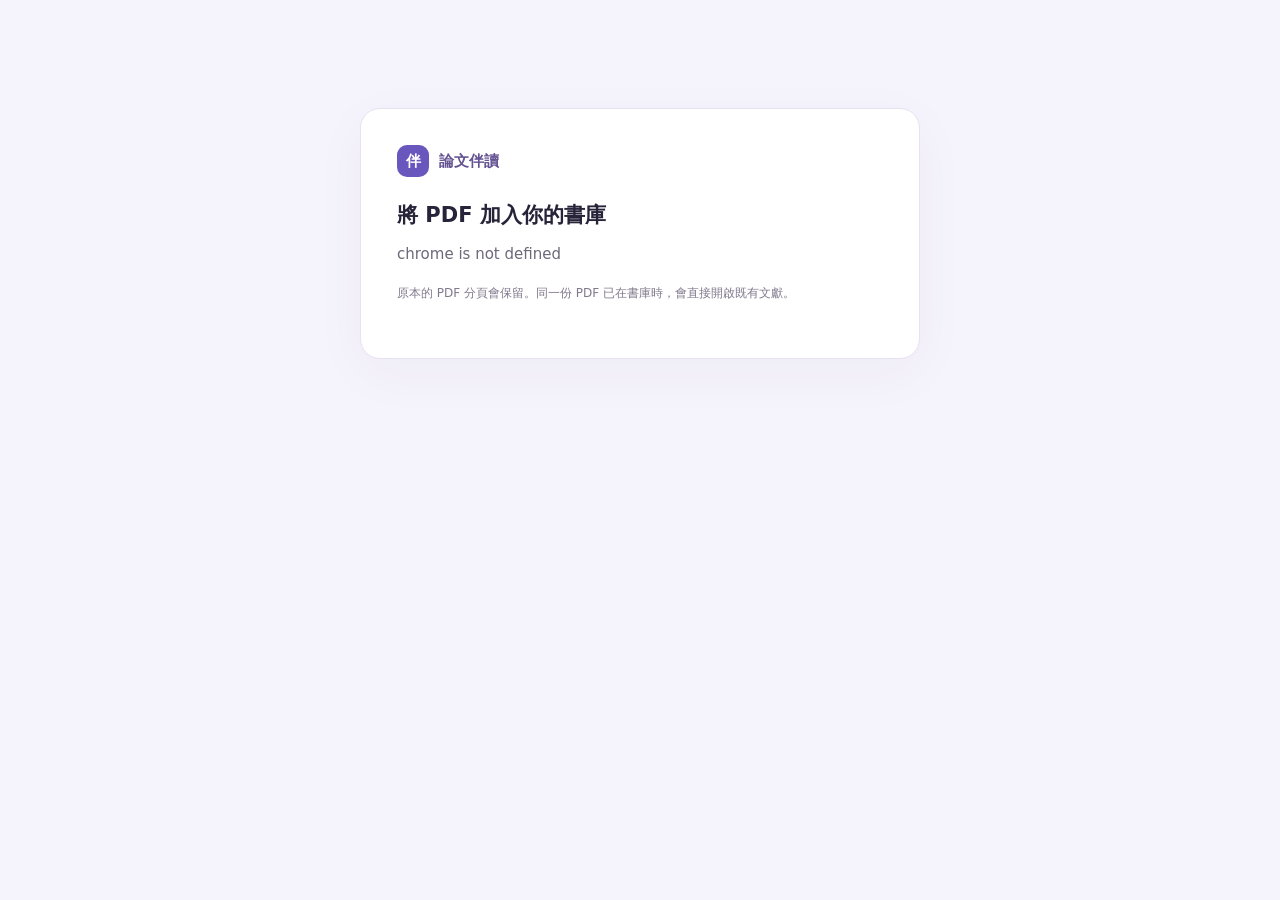
<file: chrome-extension/open.html>
<!doctype html>
<html lang="zh-Hant">
<head><meta charset="utf-8"><meta name="viewport" content="width=device-width, initial-scale=1"><title>匯入 PDF · 論文伴讀</title><link rel="stylesheet" href="style.css"></head>
<body><main class="card">
  <header><span class="mark">伴</span><span>論文伴讀</span></header>
  <h1>將 PDF 加入你的書庫</h1>
  <p id="filename" class="filename"></p>
  <p id="status" role="status" aria-live="polite">正在連接論文伴讀…</p>
  <div id="recovery" hidden>
    <button id="retry" class="primary">重試</button>
    <div class="file-choice"><label for="file">也可以選擇已下載的 PDF</label><input id="file" type="file" accept="application/pdf,.pdf"></div>
    <button id="settings" class="link">連線設定</button>
  </div>
  <p class="hint">原本的 PDF 分頁會保留。同一份 PDF 已在書庫時，會直接開啟既有文獻。</p>
  <script type="module" src="open.js"></script>
</main></body></html>
</file>
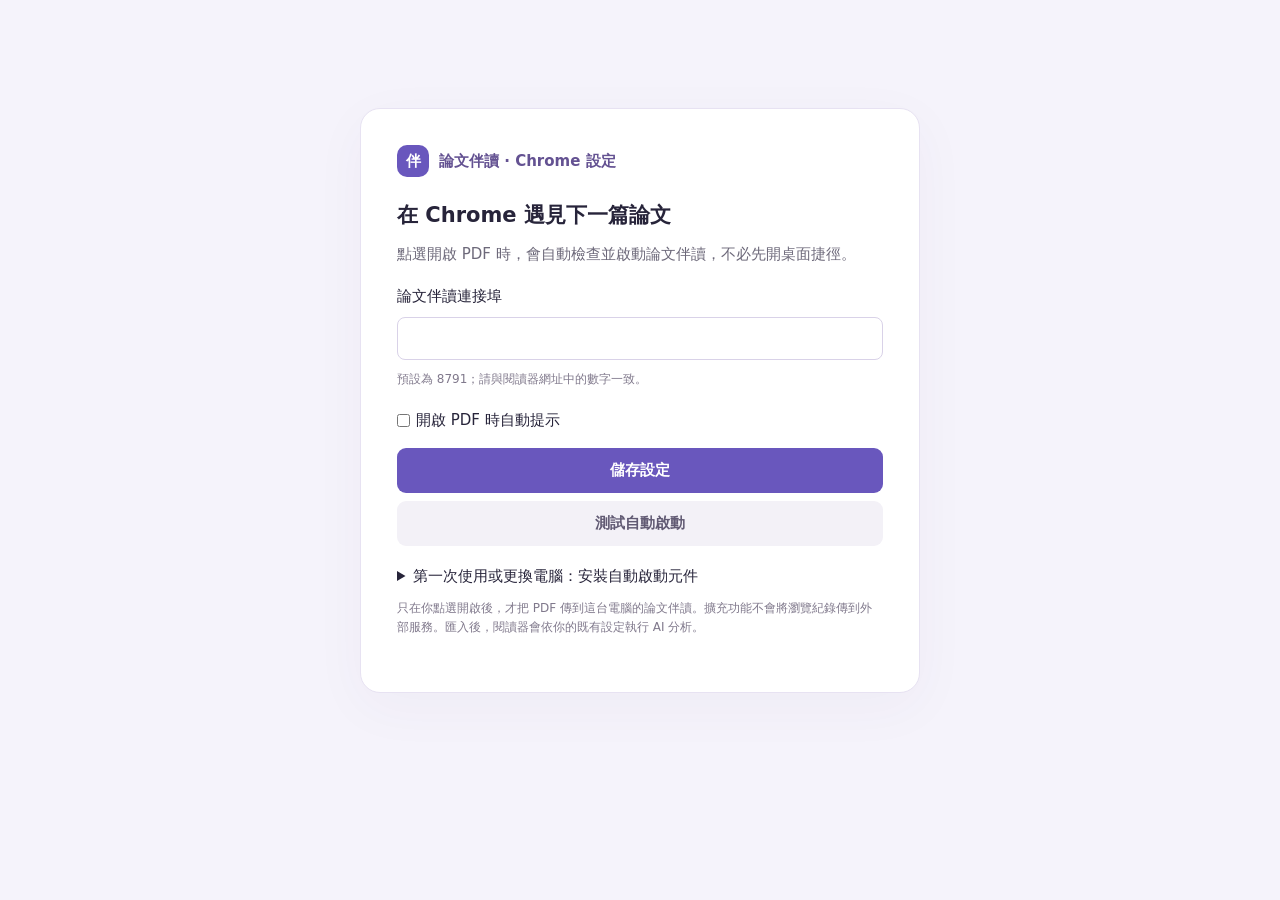
<file: chrome-extension/options.html>
<!doctype html>
<html lang="zh-Hant">
<head><meta charset="utf-8"><meta name="viewport" content="width=device-width, initial-scale=1"><title>Chrome 連線設定 · 論文伴讀</title><link rel="stylesheet" href="style.css"></head>
<body><main class="card">
  <header><span class="mark">伴</span><span>論文伴讀 · Chrome 設定</span></header>
  <h1>在 Chrome 遇見下一篇論文</h1>
  <p>點選開啟 PDF 時，會自動檢查並啟動論文伴讀，不必先開桌面捷徑。</p>
  <form id="form">
    <label class="field"><span>論文伴讀連接埠</span><input id="port" type="number" min="1024" max="65535" required></label>
    <p class="hint">預設為 8791；請與閱讀器網址中的數字一致。</p>
    <label class="field check"><input id="auto" type="checkbox">開啟 PDF 時自動提示</label>
    <button class="primary" type="submit">儲存設定</button>
  </form>
  <button id="test-launch" class="secondary" type="button">測試自動啟動</button>
  <p id="status" role="status" aria-live="polite"></p>
  <details>
    <summary>第一次使用或更換電腦：安裝自動啟動元件</summary>
    <p>Windows：在論文伴讀程式資料夾雙擊 <strong>install-browser-launcher.cmd</strong>，依提示貼上下方識別碼。只需要安裝一次，完成後重新載入擴充功能。</p>
    <p>這個擴充功能的識別碼：<code id="extension-id"></code></p>
  </details>
  <p class="hint">只在你點選開啟後，才把 PDF 傳到這台電腦的論文伴讀。擴充功能不會將瀏覽紀錄傳到外部服務。匯入後，閱讀器會依你的既有設定執行 AI 分析。</p>
  <script type="module" src="options.js"></script>
</main></body></html>
</file>
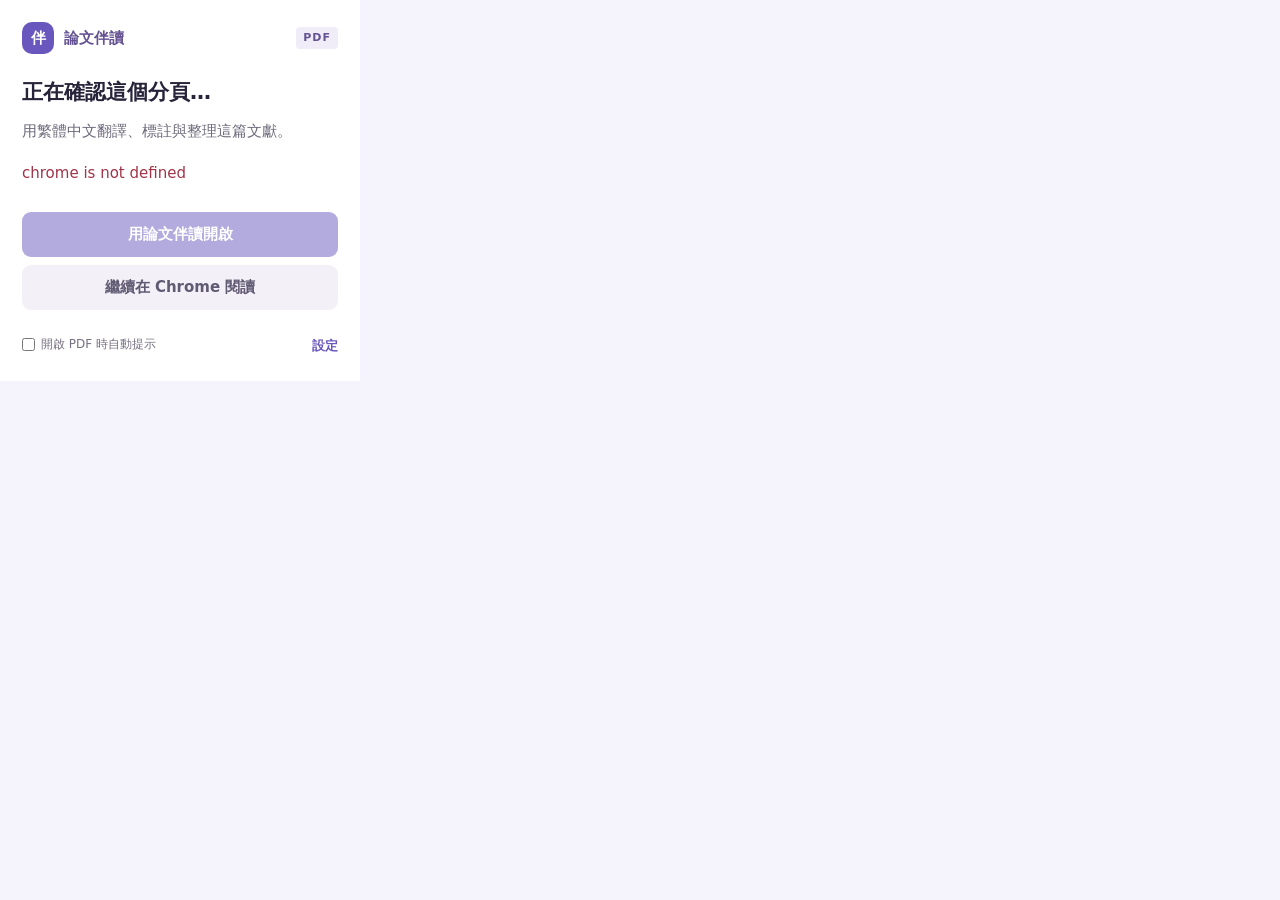
<file: chrome-extension/popup.html>
<!doctype html>
<html lang="zh-Hant">
<head><meta charset="utf-8"><meta name="viewport" content="width=device-width, initial-scale=1"><title>論文伴讀</title><link rel="stylesheet" href="style.css"></head>
<body class="popup">
  <header><span class="mark">伴</span><span>論文伴讀</span><span class="tag">PDF</span></header>
  <h1 id="heading">正在確認這個分頁…</h1>
  <p id="filename" class="filename"></p>
  <p id="description">用繁體中文翻譯、標註與整理這篇文獻。</p>
  <p id="error" role="alert" hidden></p>
  <button id="open" class="primary" disabled>用論文伴讀開啟</button>
  <button id="dismiss" class="secondary">繼續在 Chrome 閱讀</button>
  <footer><label><input id="auto" type="checkbox">開啟 PDF 時自動提示</label><button id="settings" class="link">設定</button></footer>
  <script type="module" src="popup.js"></script>
</body></html>
</file>
<file: chrome-extension/style.css>
:root { font: 15px/1.65 system-ui, "Microsoft JhengHei", sans-serif; color: #27243a; background: #f5f3fb; color-scheme: light; }
* { box-sizing: border-box; }
body { margin: 0; }
.popup { width: 360px; padding: 22px; background: #fff; }
.card { max-width: 560px; margin: 12vh auto 40px; padding: 36px; border: 1px solid #e7e2f2; border-radius: 20px; background: #fff; box-shadow: 0 14px 55px #40346b0a; }
header { display: flex; align-items: center; gap: 10px; font-weight: 650; color: #645292; }
.mark { display: grid; place-items: center; width: 32px; height: 32px; border-radius: 10px; color: #fff; background: #6957bd; }
.tag { margin-left: auto; font-size: 11px; letter-spacing: 1px; background: #f0edf9; padding: 2px 7px; border-radius: 4px; }
h1 { font-size: 21px; line-height: 1.5; margin: 23px 0 10px; }
p { margin: 10px 0 18px; color: #6d697a; }
.filename { color: #554381; background: #f7f5fc; padding: 10px 12px; border-radius: 8px; overflow-wrap: anywhere; font-size: 13px; }
.filename:empty { display: none; }
button, input { font: inherit; }
button { cursor: pointer; border: 0; border-radius: 9px; padding: 10px 14px; font-weight: 600; }
button:focus-visible, input:focus-visible { outline: 3px solid #a597d9; outline-offset: 3px; }
button:disabled { opacity: .5; cursor: default; }
.primary, .secondary { width: 100%; margin-top: 8px; }
.primary { background: #6957bd; color: #fff; }
.primary:hover:not(:disabled) { background: #5946ac; }
.secondary { background: #f3f1f7; color: #615a73; }
.link { color: #6957bd; background: transparent; padding: 3px 0; font-size: 13px; }
footer { display: flex; align-items: center; justify-content: space-between; gap: 12px; margin-top: 22px; font-size: 12px; color: #777080; }
label { cursor: pointer; }
input[type=checkbox] { accent-color: #6957bd; vertical-align: middle; margin: 0 6px 0 0; }
.field { display: block; margin: 18px 0 8px; }
.field span { display: block; margin-bottom: 8px; }
input[type=number] { width: 100%; border: 1px solid #d9d2e8; padding: 8px 12px; border-radius: 8px; }
.hint { font-size: 12px; color: #80798c; }
.error, #error { color: #a13449; overflow-wrap: anywhere; }
.file-choice { margin: 24px 0 12px; border-top: 1px solid #eee9f5; padding-top: 18px; }
.file-choice input { max-width: 100%; margin-top: 10px; font-size: 13px; }
[hidden] { display: none !important; }
@media (max-width: 600px) { .card { margin: 24px 16px; padding: 24px; } }
</file>
